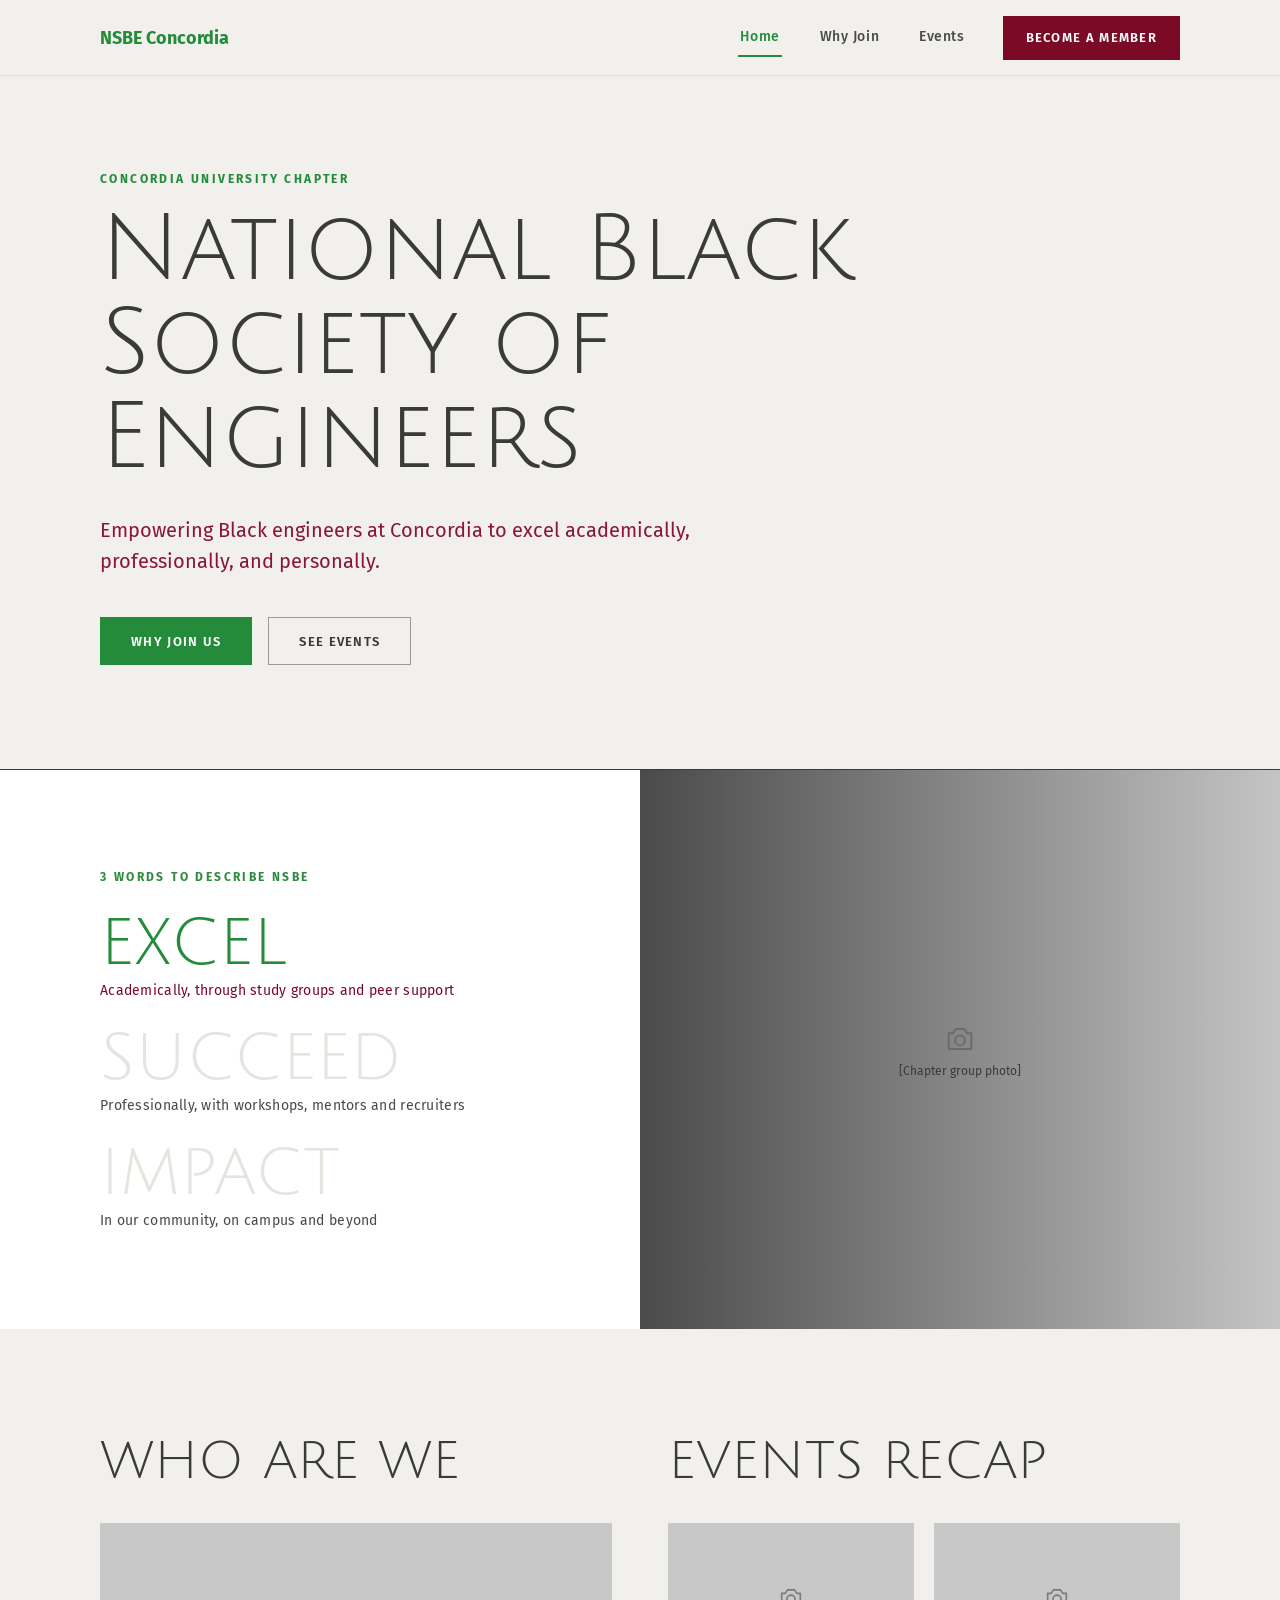
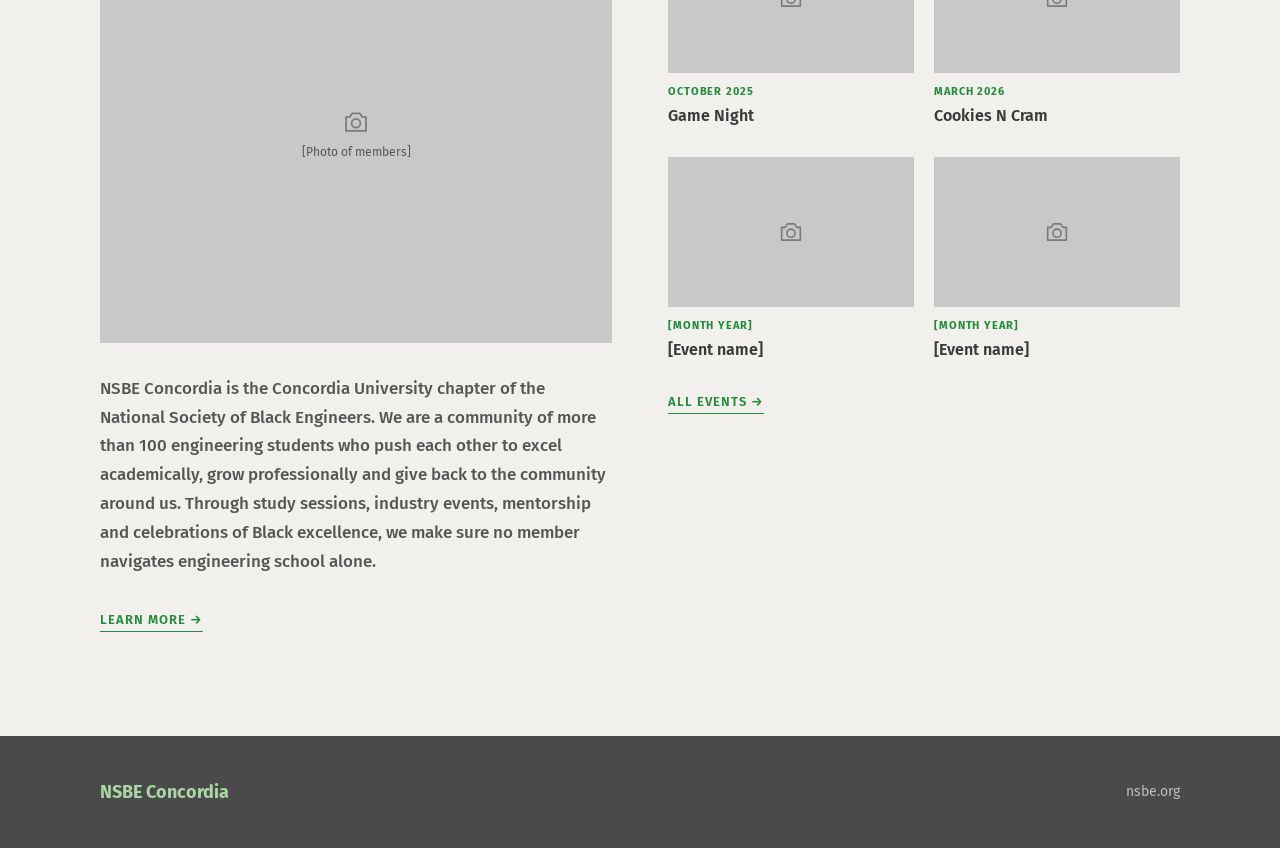
<file: index.html>
<!doctype html>
<html lang="en">
<head>
  <meta charset="utf-8">
  <meta name="viewport" content="width=device-width, initial-scale=1">
  <title>NSBE Concordia | National Society of Black Engineers</title>
  <meta name="description" content="NSBE Concordia empowers Black engineers at Concordia University to excel academically, professionally, and personally.">
  <link rel="preconnect" href="https://fonts.googleapis.com">
  <link rel="preconnect" href="https://fonts.gstatic.com" crossorigin>
  <link href="https://fonts.googleapis.com/css2?family=Julius+Sans+One&family=Fira+Sans:ital,wght@0,400;0,500;0,600;0,700;1,400;1,600&display=swap" rel="stylesheet">
  <link rel="stylesheet" href="assets/css/styles.css">
</head>
<body>

  <nav class="nav container" aria-label="Main">
    <a class="brand" href="index.html">NSBE Concordia</a>
    <button class="menu-toggle" aria-label="Open menu" aria-expanded="false">
      <svg class="icon-open" width="24" height="24" viewBox="0 0 24 24" fill="none" stroke="#3a3a3a" stroke-width="1.6" stroke-linecap="round" aria-hidden="true"><path d="M4 7h16M4 12h16M4 17h16"/></svg>
      <svg class="icon-close" width="24" height="24" viewBox="0 0 24 24" fill="none" stroke="#3a3a3a" stroke-width="1.6" stroke-linecap="round" aria-hidden="true"><path d="M6 6l12 12M18 6L6 18"/></svg>
    </button>
    <div class="nav-links">
      <a class="navlink active" href="index.html" aria-current="page">Home</a>
      <a class="navlink" href="pages/why-join.html">Why Join</a>
      <a class="navlink" href="pages/events.html">Events</a>
      <a class="btn btn-maroon btn-sm" href="https://nsbe-members.onrender.com" target="_blank" rel="noopener">Become a member</a>
    </div>
  </nav>

  <main>
    <header class="hero container">
      <div class="eyebrow">Concordia University Chapter</div>
      <h1>National Black Society of Engineers</h1>
      <p class="tagline">Empowering Black engineers at Concordia to excel academically, professionally, and personally.</p>
      <div class="actions">
        <a class="btn btn-green" href="pages/why-join.html">Why join us</a>
        <a class="btn btn-outline" href="pages/events.html">See events</a>
      </div>
    </header>

    <section class="words" aria-labelledby="words-title">
      <div class="words-list">
        <div class="eyebrow" id="words-title">3 words to describe NSBE</div>
        <button class="word-row active" type="button">
          <span class="word">EXCEL</span>
          <span class="word-sub">Academically, through study groups and peer support</span>
        </button>
        <button class="word-row" type="button">
          <span class="word">SUCCEED</span>
          <span class="word-sub">Professionally, with workshops, mentors and recruiters</span>
        </button>
        <button class="word-row" type="button">
          <span class="word">IMPACT</span>
          <span class="word-sub">In our community, on campus and beyond</span>
        </button>
      </div>
      <!-- Replace with: <div class="ph"><img src="assets/images/chapter.jpg" alt="NSBE Concordia members"></div> -->
      <div class="ph ph-gradient">
        <svg width="34" height="34" viewBox="0 0 24 24" fill="none" stroke="#6b6b6b" stroke-width="1.4" stroke-linejoin="round" aria-hidden="true"><path d="M4 8h3l2-3h6l2 3h3v11H4z"/><circle cx="12" cy="13" r="3.5"/></svg>
        <span>[Chapter group photo]</span>
      </div>
    </section>

    <section class="section container two-col">
      <div class="stack reveal">
        <h2 class="section-title">WHO ARE WE</h2>
        <div class="ph who-photo" style="height:420px">
          <svg width="30" height="30" viewBox="0 0 24 24" fill="none" stroke="#7a7a7a" stroke-width="1.4" stroke-linejoin="round" aria-hidden="true"><path d="M4 8h3l2-3h6l2 3h3v11H4z"/><circle cx="12" cy="13" r="3.5"/></svg>
          <span>[Photo of members]</span>
        </div>
        <p class="who-text">NSBE Concordia is the Concordia University chapter of the National Society of Black Engineers. We are a community of more than 100 engineering students who push each other to excel academically, grow professionally and give back to the community around us. Through study sessions, industry events, mentorship and celebrations of Black excellence, we make sure no member navigates engineering school alone.</p>
        <div><a class="textlink" href="pages/why-join.html">LEARN MORE →</a></div>
      </div>

      <div class="stack reveal">
        <h2 class="section-title">EVENTS RECAP</h2>
        <div class="recap-grid">
          <a class="recap" href="pages/events.html">
            <div class="ph" style="height:150px"><svg width="28" height="28" viewBox="0 0 24 24" fill="none" stroke="#7a7a7a" stroke-width="1.4" stroke-linejoin="round" aria-hidden="true"><path d="M4 8h3l2-3h6l2 3h3v11H4z"/><circle cx="12" cy="13" r="3.5"/></svg></div>
            <span class="recap-date">OCTOBER 2025</span>
            <span class="recap-title">Game Night</span>
          </a>
          <a class="recap" href="pages/events.html">
            <div class="ph" style="height:150px"><svg width="28" height="28" viewBox="0 0 24 24" fill="none" stroke="#7a7a7a" stroke-width="1.4" stroke-linejoin="round" aria-hidden="true"><path d="M4 8h3l2-3h6l2 3h3v11H4z"/><circle cx="12" cy="13" r="3.5"/></svg></div>
            <span class="recap-date">MARCH 2026</span>
            <span class="recap-title">Cookies N Cram</span>
          </a>
          <a class="recap" href="pages/events.html">
            <div class="ph" style="height:150px"><svg width="28" height="28" viewBox="0 0 24 24" fill="none" stroke="#7a7a7a" stroke-width="1.4" stroke-linejoin="round" aria-hidden="true"><path d="M4 8h3l2-3h6l2 3h3v11H4z"/><circle cx="12" cy="13" r="3.5"/></svg></div>
            <span class="recap-date">[MONTH YEAR]</span>
            <span class="recap-title">[Event name]</span>
          </a>
          <a class="recap" href="pages/events.html">
            <div class="ph" style="height:150px"><svg width="28" height="28" viewBox="0 0 24 24" fill="none" stroke="#7a7a7a" stroke-width="1.4" stroke-linejoin="round" aria-hidden="true"><path d="M4 8h3l2-3h6l2 3h3v11H4z"/><circle cx="12" cy="13" r="3.5"/></svg></div>
            <span class="recap-date">[MONTH YEAR]</span>
            <span class="recap-title">[Event name]</span>
          </a>
        </div>
        <div><a class="textlink" href="pages/events.html">ALL EVENTS →</a></div>
      </div>
    </section>
  </main>

  <footer class="footer container">
    <a class="brand" href="index.html">NSBE Concordia</a>
    <a class="ext" href="https://nsbe.org" target="_blank" rel="noopener">nsbe.org</a>
  </footer>

  <script src="assets/js/script.js"></script>
</body>
</html>
</file>
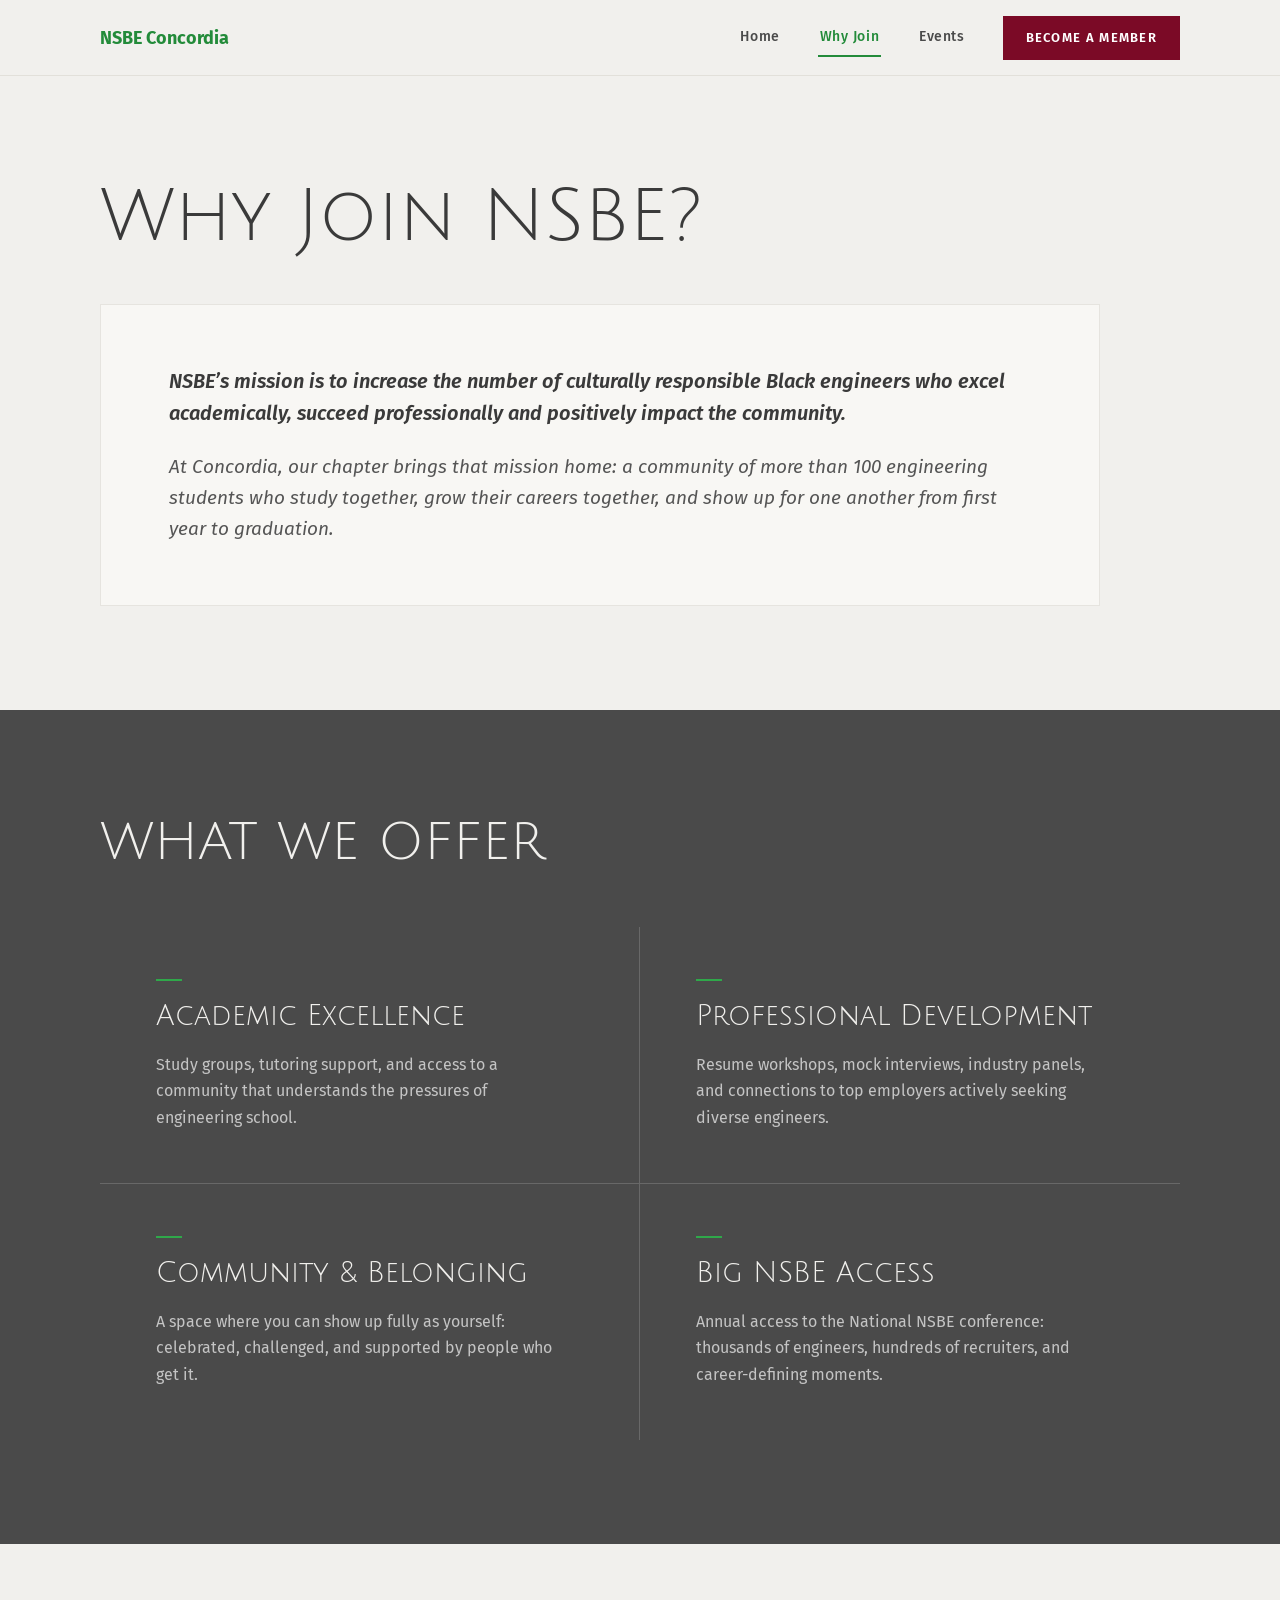
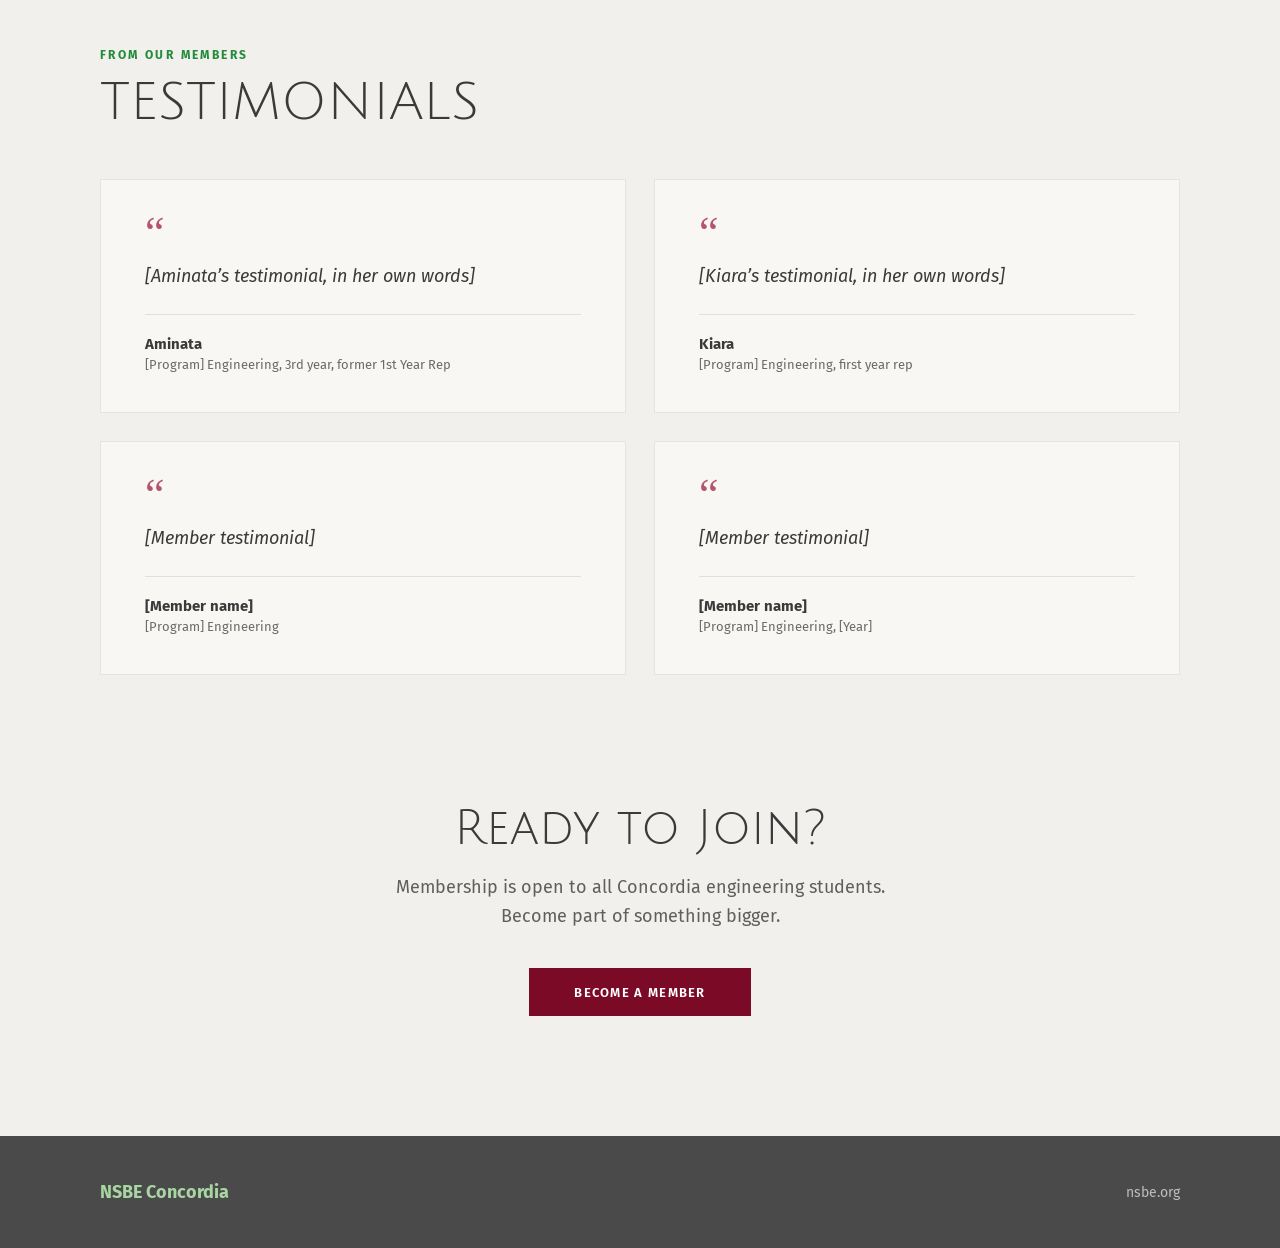
<file: pages/why-join.html>
<!doctype html>
<html lang="en">
<head>
  <meta charset="utf-8">
  <meta name="viewport" content="width=device-width, initial-scale=1">
  <title>Why Join | NSBE Concordia</title>
  <meta name="description" content="Why join NSBE Concordia: academic excellence, professional development, community and access to the National NSBE conference.">
  <link rel="preconnect" href="https://fonts.googleapis.com">
  <link rel="preconnect" href="https://fonts.gstatic.com" crossorigin>
  <link href="https://fonts.googleapis.com/css2?family=Julius+Sans+One&family=Fira+Sans:ital,wght@0,400;0,500;0,600;0,700;1,400;1,600&display=swap" rel="stylesheet">
  <link rel="stylesheet" href="../assets/css/styles.css">
</head>
<body>

  <nav class="nav container" aria-label="Main">
    <a class="brand" href="../index.html">NSBE Concordia</a>
    <button class="menu-toggle" aria-label="Open menu" aria-expanded="false">
      <svg class="icon-open" width="24" height="24" viewBox="0 0 24 24" fill="none" stroke="#3a3a3a" stroke-width="1.6" stroke-linecap="round" aria-hidden="true"><path d="M4 7h16M4 12h16M4 17h16"/></svg>
      <svg class="icon-close" width="24" height="24" viewBox="0 0 24 24" fill="none" stroke="#3a3a3a" stroke-width="1.6" stroke-linecap="round" aria-hidden="true"><path d="M6 6l12 12M18 6L6 18"/></svg>
    </button>
    <div class="nav-links">
      <a class="navlink" href="../index.html">Home</a>
      <a class="navlink active" href="why-join.html" aria-current="page">Why Join</a>
      <a class="navlink" href="events.html">Events</a>
      <a class="btn btn-maroon btn-sm" href="https://nsbe-members.onrender.com" target="_blank" rel="noopener">Become a member</a>
    </div>
  </nav>

  <main>
    <section class="section container">
      <h1 class="page-title">Why Join NSBE?</h1>
      <div class="why-card reveal">
        <p class="lead">NSBE’s mission is to increase the number of culturally responsible Black engineers who excel academically, succeed professionally and positively impact the community.</p>
        <p class="body">At Concordia, our chapter brings that mission home: a community of more than 100 engineering students who study together, grow their careers together, and show up for one another from first year to graduation.</p>
      </div>
    </section>

    <section class="section container dark">
      <h2 class="section-title">WHAT WE OFFER</h2>
      <div class="offer-grid">
        <div class="offer reveal">
          <div class="bar"></div>
          <h3>Academic Excellence</h3>
          <p>Study groups, tutoring support, and access to a community that understands the pressures of engineering school.</p>
        </div>
        <div class="offer reveal">
          <div class="bar"></div>
          <h3>Professional Development</h3>
          <p>Resume workshops, mock interviews, industry panels, and connections to top employers actively seeking diverse engineers.</p>
        </div>
        <div class="offer reveal">
          <div class="bar"></div>
          <h3>Community &amp; Belonging</h3>
          <p>A space where you can show up fully as yourself: celebrated, challenged, and supported by people who get it.</p>
        </div>
        <div class="offer reveal">
          <div class="bar"></div>
          <h3>Big NSBE Access</h3>
          <p>Annual access to the National NSBE conference: thousands of engineers, hundreds of recruiters, and career-defining moments.</p>
        </div>
      </div>
    </section>

    <section class="section container testimonials">
      <div class="eyebrow">From our members</div>
      <h2 class="section-title" style="margin-top:12px">TESTIMONIALS</h2>
      <div class="testimonial-grid">
        <figure class="tcard reveal">
          <div class="mark" aria-hidden="true">“</div>
          <blockquote>[Aminata’s testimonial, in her own words]</blockquote>
          <figcaption><span class="name">Aminata</span><span class="role">[Program] Engineering, 3rd year, former 1st Year Rep</span></figcaption>
        </figure>
        <figure class="tcard reveal">
          <div class="mark" aria-hidden="true">“</div>
          <blockquote>[Kiara’s testimonial, in her own words]</blockquote>
          <figcaption><span class="name">Kiara</span><span class="role">[Program] Engineering, first year rep</span></figcaption>
        </figure>
        <figure class="tcard reveal">
          <div class="mark" aria-hidden="true">“</div>
          <blockquote>[Member testimonial]</blockquote>
          <figcaption><span class="name">[Member name]</span><span class="role">[Program] Engineering</span></figcaption>
        </figure>
        <figure class="tcard reveal">
          <div class="mark" aria-hidden="true">“</div>
          <blockquote>[Member testimonial]</blockquote>
          <figcaption><span class="name">[Member name]</span><span class="role">[Program] Engineering, [Year]</span></figcaption>
        </figure>
      </div>
    </section>

    <section class="join container" id="join">
      <h2>Ready to Join?</h2>
      <p>Membership is open to all Concordia engineering students.<br>Become part of something bigger.</p>
      <a class="btn btn-maroon" href="https://nsbe-members.onrender.com" target="_blank" rel="noopener" style="margin-top:20px;padding:0 44px">Become a member</a>
    </section>
  </main>

  <footer class="footer container">
    <a class="brand" href="../index.html">NSBE Concordia</a>
    <a class="ext" href="https://nsbe.org" target="_blank" rel="noopener">nsbe.org</a>
  </footer>

  <script src="../assets/js/script.js"></script>
</body>
</html>
</file>
<file: assets/css/styles.css>
/* NSBE Concordia website styles */
:root {
  --bg: #F1F0ED;
  --card: #F8F7F4;
  --card-border: #E6E4DF;
  --line: #E2E0DA;
  --ink: #3a3a3a;
  --ink-2: #555555;
  --ink-3: #5f5f5f;
  --dark: #4A4A4A;
  --dark-2: #3F3F3F;
  --green: #238B3A;
  --green-dark: #1a6b2c;
  --green-bar: #2FA84A;
  --green-light: #A8D5A2;
  --maroon: #7B0A26;
  --maroon-dark: #5e0719;
  --tagline: #8A1538;
  --pink: #D9A7B8;
  --placeholder: #C8C8C8;
  --on-dark: #F1F0ED;
  --on-dark-2: #C4C4C4;
  --gutter: 100px;
  --display: 'Julius Sans One', serif;
  --body: 'Fira Sans', system-ui, sans-serif;
}

*, *::before, *::after { box-sizing: border-box; }
html { scroll-behavior: smooth; }
body { margin: 0; background: var(--bg); font-family: var(--body); color: var(--ink); -webkit-font-smoothing: antialiased; }
img { max-width: 100%; display: block; }
a { color: var(--green); text-decoration: none; }
a:hover { color: var(--green-dark); }
:focus-visible { outline: 2px solid var(--green); outline-offset: 3px; }
h1, h2, h3 { font-family: var(--display); font-weight: 400; margin: 0; }
p { margin: 0; }

.container { padding-left: var(--gutter); padding-right: var(--gutter); }
.section { padding-top: 104px; padding-bottom: 104px; }
.eyebrow { font-size: 12px; font-weight: 700; letter-spacing: .2em; color: var(--green); text-transform: uppercase; }
.section-title { font-size: 52px; line-height: 1.1; color: var(--ink); }
.visually-hidden { position: absolute; width: 1px; height: 1px; overflow: hidden; clip: rect(0 0 0 0); white-space: nowrap; }

/* ---------- Nav ---------- */
.nav { display: flex; align-items: center; justify-content: space-between; height: 76px; border-bottom: 1px solid var(--line); background: var(--bg); position: sticky; top: 0; z-index: 20; }
.brand { font-weight: 700; font-size: 18px; color: var(--green); }
.nav-links { display: flex; align-items: center; gap: 36px; }
.navlink { color: #4a4a4a; font-size: 14px; font-weight: 500; letter-spacing: .04em; padding: 10px 2px; border-bottom: 2px solid transparent; transition: color .15s, border-color .15s; }
.navlink:hover { color: var(--green); border-bottom-color: #b9dcbf; }
.navlink.active { color: var(--green); border-bottom-color: var(--green); }
.menu-toggle { display: none; width: 44px; height: 44px; align-items: center; justify-content: center; background: transparent; border: 0; cursor: pointer; padding: 0; }
.menu-toggle .icon-close { display: none; }
.nav.open .menu-toggle .icon-open { display: none; }
.nav.open .menu-toggle .icon-close { display: block; }

/* ---------- Buttons ---------- */
.btn { display: inline-flex; align-items: center; justify-content: center; min-height: 48px; padding: 0 30px; font-family: var(--body); font-size: 13px; font-weight: 600; letter-spacing: .1em; text-transform: uppercase; cursor: pointer; border: 1px solid transparent; transition: background .15s, border-color .15s, color .15s, transform .15s; }
.btn:hover { transform: translateY(-1px); }
.btn-green { background: var(--green); color: #fff; }
.btn-green:hover { background: var(--green-dark); color: #fff; }
.btn-outline { background: transparent; color: var(--ink); border-color: #9a9a9a; }
.btn-outline:hover { border-color: var(--ink); background: #fff; color: var(--ink); }
.btn-maroon { background: var(--maroon); color: #fff; }
.btn-maroon:hover { background: var(--maroon-dark); color: #fff; }
.btn-sm { min-height: 44px; padding: 0 22px; }
.textlink { display: inline-block; font-size: 13px; font-weight: 600; letter-spacing: .08em; color: var(--green); border-bottom: 1.5px solid var(--green); padding-bottom: 4px; transition: color .15s, border-color .15s, letter-spacing .2s; }
.textlink:hover { color: var(--green-dark); border-color: var(--green-dark); letter-spacing: .12em; }

/* ---------- Image placeholders (swap for <img> when photos are ready) ---------- */
.ph { background: var(--placeholder); display: flex; flex-direction: column; align-items: center; justify-content: center; gap: 8px; color: var(--ink-2); font-size: 12px; transition: filter .2s, transform .3s; overflow: hidden; }
.ph img { width: 100%; height: 100%; object-fit: cover; }
.ph-gradient { background: linear-gradient(90deg, #4a4a4a 0%, #c4c4c4 100%); color: var(--ink); }

/* ---------- Home: hero ---------- */
.hero { padding-top: 96px; padding-bottom: 104px; }
.hero h1 { margin-top: 18px; font-size: 92px; line-height: 1.02; color: var(--ink); max-width: 900px; }
.hero .tagline { margin-top: 30px; font-size: 20px; line-height: 1.55; color: var(--tagline); max-width: 600px; }
.hero .actions { display: flex; gap: 16px; margin-top: 40px; flex-wrap: wrap; }

/* ---------- Home: 3 words ---------- */
.words { display: grid; grid-template-columns: repeat(2, minmax(0, 1fr)); min-height: 560px; border-top: 1px solid var(--ink); }
.words-list { background: #fff; padding: 72px var(--gutter); display: flex; flex-direction: column; justify-content: center; gap: 28px; }
.words-list .eyebrow { color: #2E8B3E; }
.word-row { display: flex; flex-direction: column; gap: 6px; cursor: default; background: none; border: 0; padding: 0; text-align: left; font: inherit; }
.word { font-family: var(--display); font-size: 64px; line-height: 1; color: #E6E4DE; transition: color .3s; }
.word-sub { font-size: 14px; color: #4a4a4a; letter-spacing: .02em; transition: color .3s; }
.word-row.active .word { color: var(--green); }
.word-row.active .word-sub { color: var(--maroon); }

/* ---------- Home: who / recap ---------- */
.two-col { display: grid; grid-template-columns: repeat(2, minmax(0, 1fr)); gap: 56px; }
.stack { display: flex; flex-direction: column; gap: 32px; }
.who-text { font-size: 17px; line-height: 1.7; font-weight: 500; color: var(--ink-2); }
.recap-grid { display: grid; grid-template-columns: repeat(2, minmax(0, 1fr)); gap: 32px 20px; }
.recap { display: flex; flex-direction: column; gap: 8px; color: var(--ink); }
.recap:hover { color: var(--ink); }
.recap:hover .ph { filter: brightness(.92); }
.recap:hover .recap-title { color: var(--green); }
.recap-date { font-size: 11px; font-weight: 700; letter-spacing: .08em; color: var(--green); margin-top: 4px; }
.recap-title { font-size: 16px; font-weight: 600; transition: color .15s; }

/* ---------- Why Join ---------- */
.page-title { font-size: 72px; line-height: 1.05; color: var(--ink); }
.why-card { margin-top: 48px; background: var(--card); border: 1px solid var(--card-border); padding: 60px 68px; max-width: 1000px; display: flex; flex-direction: column; gap: 22px; }
.why-card .lead { font-size: 20px; line-height: 1.6; font-style: italic; font-weight: 600; color: var(--ink); }
.why-card .body { font-size: 19px; line-height: 1.65; font-style: italic; color: var(--ink-2); }

.dark { background: var(--dark); }
.dark .section-title { color: var(--on-dark); }
.offer-grid { margin-top: 56px; display: grid; grid-template-columns: repeat(2, minmax(0, 1fr)); max-width: 1100px; }
.offer { padding: 52px 56px; display: flex; flex-direction: column; gap: 18px; transition: background .25s; }
.offer:nth-child(odd) { border-right: 1px solid #686868; }
.offer:nth-child(-n+2) { border-bottom: 1px solid #686868; }
.offer:hover { background: #535353; }
.offer .bar { width: 26px; height: 2px; background: var(--green-bar); transition: width .3s; }
.offer:hover .bar { width: 56px; }
.offer h3 { font-size: 28px; line-height: 1.25; color: var(--on-dark); }
.offer p { font-size: 16px; line-height: 1.65; color: var(--on-dark-2); max-width: 400px; }

.testimonials { padding-bottom: 88px; }
.testimonial-grid { margin-top: 48px; display: grid; grid-template-columns: repeat(2, minmax(0, 1fr)); gap: 28px; max-width: 1100px; }
.tcard { margin: 0; background: var(--card); border: 1px solid var(--card-border); padding: 40px 44px; display: flex; flex-direction: column; gap: 22px; transition: box-shadow .25s, transform .25s; }
.tcard:hover { box-shadow: 0 10px 30px rgba(0,0,0,.07); transform: translateY(-3px); }
.tcard .mark { font-family: Georgia, serif; font-size: 44px; line-height: .6; color: #B4546E; height: 20px; }
.tcard blockquote { margin: 0; font-size: 18px; line-height: 1.65; font-style: italic; color: var(--ink); }
.tcard figcaption { border-top: 1px solid var(--line); padding-top: 20px; display: flex; flex-direction: column; gap: 4px; }
.tcard .name { font-size: 15px; font-weight: 700; }
.tcard .role { font-size: 13px; color: #6a6a6a; }

.join { padding-top: 40px; padding-bottom: 120px; display: flex; flex-direction: column; align-items: center; gap: 18px; text-align: center; scroll-margin-top: 90px; }
.join h2 { font-size: 48px; color: var(--ink); }
.join p { font-size: 18px; line-height: 1.6; color: var(--ink-3); }
[hidden] { display: none !important; }

/* ---------- Events ---------- */
.events-head { display: flex; align-items: flex-end; justify-content: space-between; gap: 32px; flex-wrap: wrap; }
.events-head .page-title { font-size: 60px; margin-top: 12px; }
.filters { display: flex; gap: 10px; flex-wrap: wrap; }
.pill { min-height: 44px; padding: 0 22px; border: 1px solid #B5B3AD; background: transparent; color: #4a4a4a; font-family: var(--body); font-size: 13px; font-weight: 600; letter-spacing: .1em; cursor: pointer; transition: all .15s; }
.pill:hover { border-color: var(--ink); color: var(--ink); }
.pill.active { background: var(--ink); border-color: var(--ink); color: #fff; }
.event-grid { margin-top: 36px; display: grid; grid-template-columns: repeat(3, minmax(0, 1fr)); gap: 28px; }
.ecard { background: var(--card); border: 1px solid var(--card-border); display: flex; flex-direction: column; transition: transform .25s, box-shadow .25s; }
.ecard:hover { transform: translateY(-4px); box-shadow: 0 14px 34px rgba(0,0,0,.08); }
.ecard .ph { height: 320px; }
.ecard-body { padding: 26px 28px 28px; display: flex; flex-direction: column; gap: 12px; flex-grow: 1; }
.ecard .cat { font-size: 11px; font-weight: 700; letter-spacing: .14em; color: var(--green); }
.ecard h2 { font-size: 30px; line-height: 1.2; color: #4a4a4a; }
.ecard .meta { font-size: 14px; line-height: 1.6; color: var(--ink-3); margin-top: 8px; flex-grow: 1; }
.rsvp { width: 100%; min-height: 46px; border: 0; background: var(--dark); color: #fff; font-family: var(--body); font-size: 12px; font-weight: 700; letter-spacing: .14em; cursor: pointer; transition: background .15s; }
.rsvp:hover { background: #2f2f2f; }
.rsvp.done { background: var(--green); }
.rsvp.done:hover { background: var(--green-dark); }
.empty { margin-top: 24px; font-size: 16px; color: var(--ink-3); }

.did-section { padding-bottom: 120px; }
.did-section .eyebrow { color: var(--green-light); }
.did-section .section-title { font-size: 60px; color: var(--pink); margin-top: 12px; }
.did-list { margin-top: 64px; display: flex; flex-direction: column; gap: 64px; }
.did { display: grid; grid-template-columns: repeat(2, minmax(0, 1fr)); gap: 64px; align-items: center; }
.did .ph { height: 280px; }
.did:hover .ph { transform: scale(1.015); }
.did-text { display: flex; flex-direction: column; gap: 14px; }
.did-date { font-size: 12px; font-weight: 700; letter-spacing: .12em; color: var(--green-light); }
.did h3 { font-size: 38px; color: var(--on-dark); transition: color .2s; }
.did:hover h3 { color: #E7B9C8; }
.did p { font-size: 16px; line-height: 1.65; color: var(--on-dark-2); max-width: 480px; }

/* ---------- Footer ---------- */
.footer { background: var(--dark); height: 112px; display: flex; align-items: center; justify-content: space-between; }
.footer .brand { color: var(--green-light); }
.footer a.ext { font-size: 14px; color: #BDBDBD; }
.footer a.ext:hover { color: #fff; }

/* ---------- Reveal on scroll ---------- */
.reveal { opacity: 0; transform: translateY(18px); transition: opacity .6s ease, transform .6s ease; }
.reveal.in { opacity: 1; transform: none; }
@media (prefers-reduced-motion: reduce) {
  *, *::before, *::after { transition: none !important; scroll-behavior: auto !important; }
  .reveal { opacity: 1; transform: none; }
}

/* ---------- Responsive ---------- */
@media (max-width: 1100px) {
  :root { --gutter: 56px; }
  .hero h1 { font-size: 72px; }
  .event-grid { grid-template-columns: repeat(2, minmax(0, 1fr)); }
}

@media (max-width: 860px) {
  :root { --gutter: 24px; }
  .section { padding-top: 56px; padding-bottom: 56px; }
  .nav { height: 64px; padding-right: 12px; }
  .menu-toggle { display: flex; }
  .nav-links { display: none; position: absolute; top: 64px; left: 0; right: 0; flex-direction: column; align-items: stretch; gap: 0; background: var(--card); border-bottom: 1px solid #D8D6D0; box-shadow: 0 16px 30px rgba(0,0,0,.08); }
  .nav.open .nav-links { display: flex; }
  .navlink { display: block; padding: 18px 24px; font-size: 17px; border-bottom: 1px solid var(--line); }
  .navlink.active { border-bottom-color: var(--line); }
  .nav-links .btn { margin: 20px 24px 24px; }

  .hero { padding-top: 56px; padding-bottom: 64px; }
  .hero h1 { font-size: 42px; line-height: 1.08; margin-top: 16px; }
  .hero .tagline { font-size: 17px; margin-top: 22px; }
  .hero .actions { flex-direction: column; gap: 12px; }
  .hero .actions .btn { width: 100%; }

  .words { grid-template-columns: 1fr; min-height: 0; }
  .words-list { padding: 48px 24px; gap: 24px; }
  .word { font-size: 44px; }
  .words .ph-gradient { height: 260px; }

  .two-col { grid-template-columns: 1fr; gap: 56px; }
  .stack { gap: 24px; }
  .section-title { font-size: 36px; }
  .who-text { font-size: 16px; }
  .who-photo { height: 220px !important; }
  .recap-grid { gap: 24px 14px; }
  .recap .ph { height: 110px !important; }

  .page-title { font-size: 44px; }
  .why-card { padding: 32px 28px; margin-top: 32px; }
  .why-card .lead { font-size: 18px; }
  .why-card .body { font-size: 17px; }
  .offer-grid { grid-template-columns: 1fr; margin-top: 32px; }
  .offer { padding: 36px 8px; border-right: 0 !important; border-bottom: 1px solid #686868; }
  .offer:last-child { border-bottom: 0; }
  .testimonial-grid { grid-template-columns: 1fr; margin-top: 32px; }
  .tcard { padding: 32px 28px; }
  .join h2 { font-size: 36px; }
  .join p br { display: none; }

  .events-head .page-title { font-size: 40px; }
  .event-grid { grid-template-columns: 1fr; }
  .ecard .ph { height: 240px; }
  .did-section .section-title { font-size: 42px; }
  .did-list { gap: 48px; margin-top: 40px; }
  .did { grid-template-columns: 1fr; gap: 24px; }
  .did .ph { height: 220px; order: -1; }
  .did h3 { font-size: 30px; }

  .footer { height: auto; padding-top: 32px; padding-bottom: 32px; }
}
</file>
